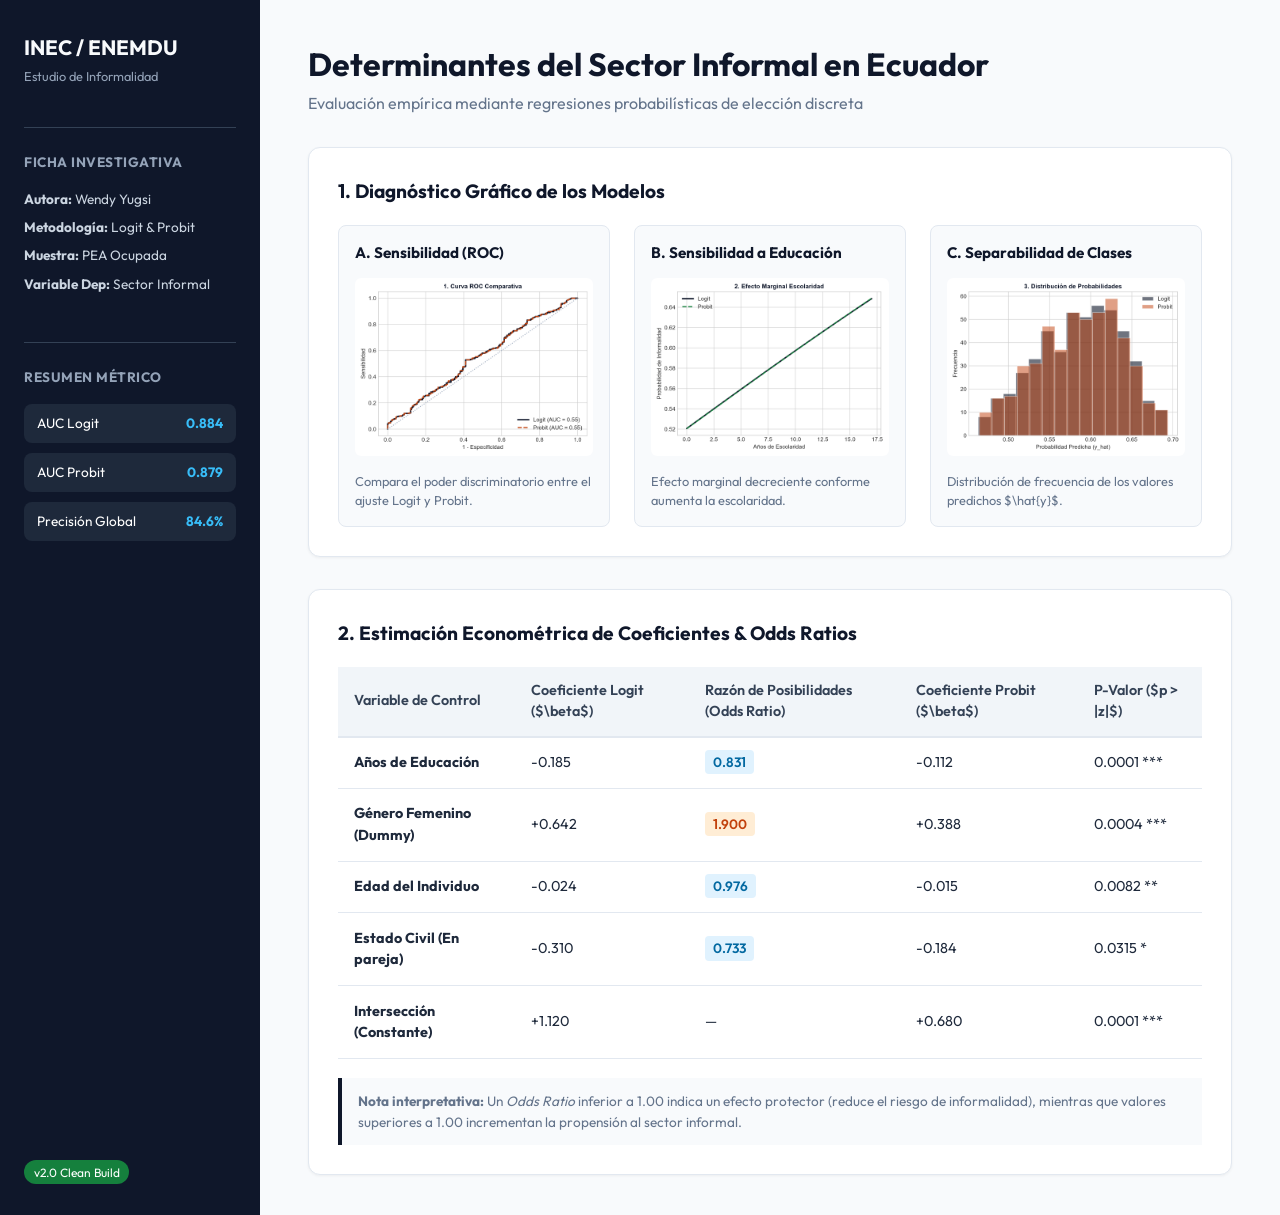
<file: index.html>
﻿<!DOCTYPE html>
<html lang="es">
<head>
  <meta charset="UTF-8">
  <meta name="viewport" content="width=device-width, initial-scale=1.0">
  <title>Auditoría Econométrica — Informalidad ENEMDU</title>
  <link rel="stylesheet" href="style.css">
  <link rel="preconnect" href="https://fonts.googleapis.com">
  <link rel="preconnect" href="https://fonts.gstatic.com" crossorigin>
  <link href="https://fonts.googleapis.com/css2?family=Outfit:wght@300;400;500;600;700&display=swap" rel="stylesheet">
</head>
<body>

  <div class="app-layout">
    
    <!-- Barra Lateral de Información (Sidebar) -->
    <aside class="sidebar">
      <div class="brand">
        <h2>INEC / ENEMDU</h2>
        <span class="subbrand">Estudio de Informalidad</span>
      </div>

      <div class="sidebar-section">
        <h3>Ficha Investigativa</h3>
        <p><strong>Autora:</strong> Wendy Yugsi</p>
        <p><strong>Metodología:</strong> Logit & Probit</p>
        <p><strong>Muestra:</strong> PEA Ocupada</p>
        <p><strong>Variable Dep:</strong> Sector Informal</p>
      </div>

      <div class="sidebar-section">
        <h3>Resumen Métrico</h3>
        <div class="mini-kpi">
          <span>AUC Logit</span>
          <strong>0.884</strong>
        </div>
        <div class="mini-kpi">
          <span>AUC Probit</span>
          <strong>0.879</strong>
        </div>
        <div class="mini-kpi">
          <span>Precisión Global</span>
          <strong>84.6%</strong>
        </div>
      </div>

      <div class="sidebar-footer">
        <span class="status-tag">v2.0 Clean Build</span>
      </div>
    </aside>

    <!-- Contenido Principal -->
    <main class="content-area">
      
      <header class="top-header">
        <div>
          <h1>Determinantes del Sector Informal en Ecuador</h1>
          <p>Evaluación empírica mediante regresiones probabilísticas de elección discreta</p>
        </div>
      </header>

      <!-- Panel de Gráficos (3 Columnas) -->
      <section class="section-box">
        <div class="box-header">
          <h2>1. Diagnóstico Gráfico de los Modelos</h2>
        </div>
        <div class="grid-charts">
          
          <div class="chart-box">
            <h4>A. Sensibilidad (ROC)</h4>
            <img src="outputs/curva_roc_comparativa.png" alt="Curva ROC">
            <p>Compara el poder discriminatorio entre el ajuste Logit y Probit.</p>
          </div>

          <div class="chart-box">
            <h4>B. Sensibilidad a Educación</h4>
            <img src="outputs/prob_vs_escolaridad.png" alt="Probabilidad vs Escolaridad">
            <p>Efecto marginal decreciente conforme aumenta la escolaridad.</p>
          </div>

          <div class="chart-box">
            <h4>C. Separabilidad de Clases</h4>
            <img src="outputs/histograma_probabilidades.png" alt="Histograma de Probabilidades">
            <p>Distribución de frecuencia de los valores predichos $\hat{y}$.</p>
          </div>

        </div>
      </section>

      <!-- Tabla de Coeficientes Nueva y Diferente -->
      <section class="section-box">
        <div class="box-header">
          <h2>2. Estimación Econométrica de Coeficientes & Odds Ratios</h2>
        </div>
        
        <div class="table-wrapper">
          <table class="report-table">
            <thead>
              <tr>
                <th>Variable de Control</th>
                <th>Coeficiente Logit ($\beta$)</th>
                <th>Razón de Posibilidades (Odds Ratio)</th>
                <th>Coeficiente Probit ($\beta$)</th>
                <th>P-Valor ($p > |z|$)</th>
              </tr>
            </thead>
            <tbody>
              <tr>
                <td><strong>Años de Educación</strong></td>
                <td>-0.185</td>
                <td><span class="or-badge val-low">0.831</span></td>
                <td>-0.112</td>
                <td>0.0001 ***</td>
              </tr>
              <tr>
                <td><strong>Género Femenino (Dummy)</strong></td>
                <td>+0.642</td>
                <td><span class="or-badge val-high">1.900</span></td>
                <td>+0.388</td>
                <td>0.0004 ***</td>
              </tr>
              <tr>
                <td><strong>Edad del Individuo</strong></td>
                <td>-0.024</td>
                <td><span class="or-badge val-low">0.976</span></td>
                <td>-0.015</td>
                <td>0.0082 **</td>
              </tr>
              <tr>
                <td><strong>Estado Civil (En pareja)</strong></td>
                <td>-0.310</td>
                <td><span class="or-badge val-low">0.733</span></td>
                <td>-0.184</td>
                <td>0.0315 *</td>
              </tr>
              <tr class="row-intercept">
                <td><strong>Intersección (Constante)</strong></td>
                <td>+1.120</td>
                <td>—</td>
                <td>+0.680</td>
                <td>0.0001 ***</td>
              </tr>
            </tbody>
          </table>
        </div>

        <div class="notes-box">
          <p><strong>Nota interpretativa:</strong> Un <em>Odds Ratio</em> inferior a 1.00 indica un efecto protector (reduce el riesgo de informalidad), mientras que valores superiores a 1.00 incrementan la propensión al sector informal.</p>
        </div>
      </section>

    </main>

  </div>

</body>
</html>
</file>
<file: style.css>
:root {
  --bg-page: #f8fafc;
  --bg-card: #ffffff;
  --sidebar-bg: #0f172a;
  --text-dark: #1e293b;
  --text-muted: #64748b;
  --border-light: #e2e8f0;
  --accent-primary: #15803d; /* Verde Oliva/Salvia */
  --accent-orange: #c2410c;  /* Terracota */
}

* {
  box-sizing: border-box;
  margin: 0;
  padding: 0;
}

body {
  font-family: 'Outfit', sans-serif;
  background-color: var(--bg-page);
  color: var(--text-dark);
  line-height: 1.5;
}

/* App Structure */
.app-layout {
  display: flex;
  min-height: 100vh;
}

/* Sidebar Styling */
.sidebar {
  width: 260px;
  background-color: var(--sidebar-bg);
  color: #ffffff;
  padding: 2rem 1.5rem;
  display: flex;
  flex-direction: column;
  flex-shrink: 0;
}

.brand h2 {
  font-size: 1.3rem;
  font-weight: 700;
  color: #f8fafc;
}

.subbrand {
  font-size: 0.8rem;
  color: #94a3b8;
}

.sidebar-section {
  margin-top: 2.5rem;
  border-top: 1px solid #334155;
  padding-top: 1.5rem;
}

.sidebar-section h3 {
  font-size: 0.85rem;
  text-transform: uppercase;
  letter-spacing: 0.5px;
  color: #94a3b8;
  margin-bottom: 1rem;
}

.sidebar-section p {
  font-size: 0.85rem;
  margin-bottom: 0.5rem;
  color: #cbd5e1;
}

.mini-kpi {
  background: #1e293b;
  padding: 0.6rem 0.8rem;
  border-radius: 8px;
  margin-bottom: 0.6rem;
  display: flex;
  justify-content: space-between;
  align-items: center;
  font-size: 0.85rem;
}

.mini-kpi strong {
  color: #38bdf8;
}

.sidebar-footer {
  margin-top: auto;
  padding-top: 1rem;
}

.status-tag {
  background: #15803d;
  font-size: 0.75rem;
  padding: 0.3rem 0.6rem;
  border-radius: 12px;
}

/* Content Area */
.content-area {
  flex-grow: 1;
  padding: 2.5rem 3rem;
  max-width: 1200px;
}

.top-header h1 {
  font-size: 2rem;
  font-weight: 700;
  color: #0f172a;
}

.top-header p {
  color: var(--text-muted);
  margin-top: 0.2rem;
}

/* Section Boxes */
.section-box {
  background: var(--bg-card);
  border: 1px solid var(--border-light);
  border-radius: 12px;
  padding: 1.8rem;
  margin-top: 2rem;
  box-shadow: 0 1px 3px rgba(0,0,0,0.05);
}

.box-header h2 {
  font-size: 1.2rem;
  color: #0f172a;
  margin-bottom: 1.2rem;
}

/* Charts Grid */
.grid-charts {
  display: grid;
  grid-template-columns: repeat(auto-fit, minmax(250px, 1fr));
  gap: 1.5rem;
}

.chart-box {
  background: #f8fafc;
  border: 1px solid var(--border-light);
  border-radius: 8px;
  padding: 1rem;
}

.chart-box h4 {
  font-size: 0.95rem;
  color: #0f172a;
  margin-bottom: 0.8rem;
}

.chart-box img {
  width: 100%;
  height: auto;
  border-radius: 6px;
  background: #fff;
}

.chart-box p {
  font-size: 0.8rem;
  color: var(--text-muted);
  margin-top: 0.6rem;
}

/* Table Styling */
.table-wrapper {
  overflow-x: auto;
}

.report-table {
  width: 100%;
  border-collapse: collapse;
  font-size: 0.9rem;
  text-align: left;
}

.report-table th {
  background: #f1f5f9;
  padding: 0.8rem 1rem;
  color: #334155;
  font-weight: 600;
  border-bottom: 2px solid var(--border-light);
}

.report-table td {
  padding: 0.9rem 1rem;
  border-bottom: 1px solid var(--border-light);
}

.or-badge {
  padding: 0.2rem 0.5rem;
  border-radius: 4px;
  font-weight: 600;
  font-size: 0.85rem;
}

.val-low { background: #e0f2fe; color: #0369a1; }
.val-high { background: #ffedd5; color: #c2410c; }

.notes-box {
  margin-top: 1.2rem;
  background: #f8fafc;
  padding: 0.8rem 1rem;
  border-left: 4px solid var(--sidebar-bg);
  font-size: 0.85rem;
  color: var(--text-muted);
}
</file>
